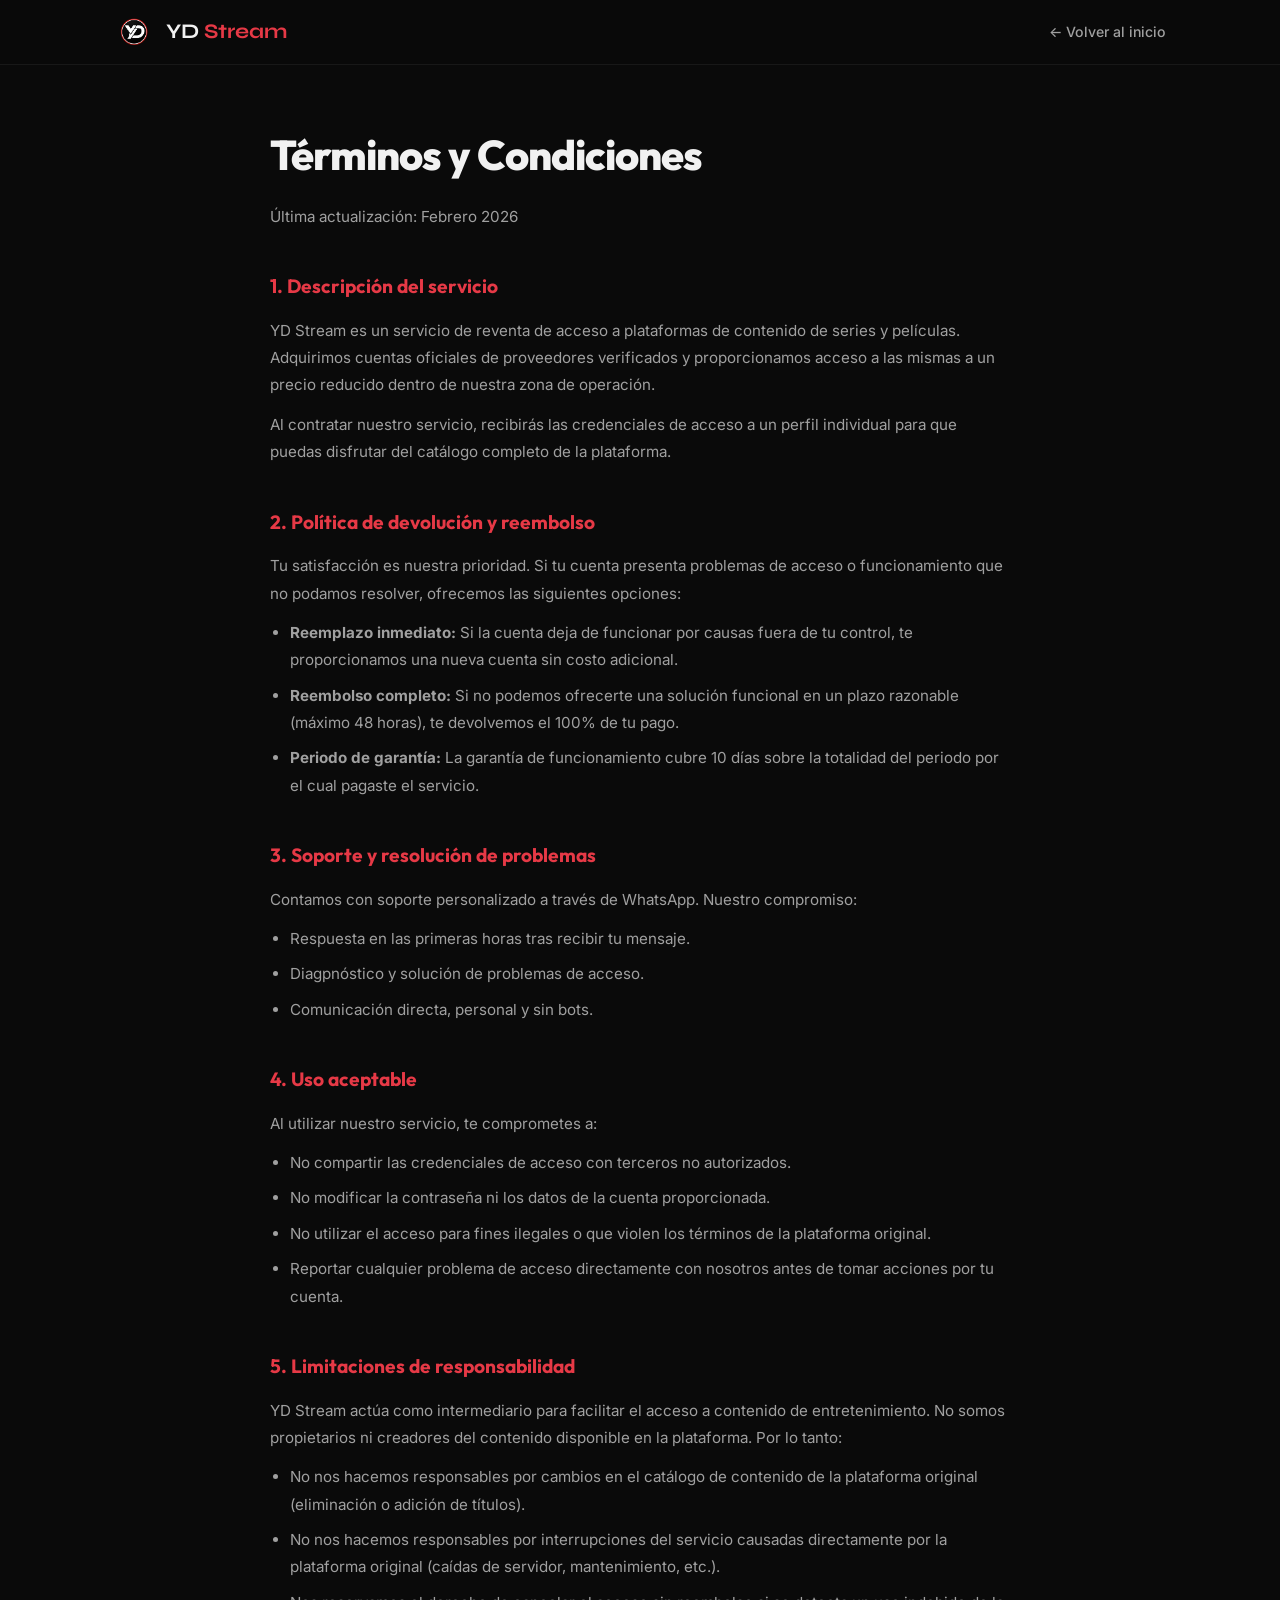
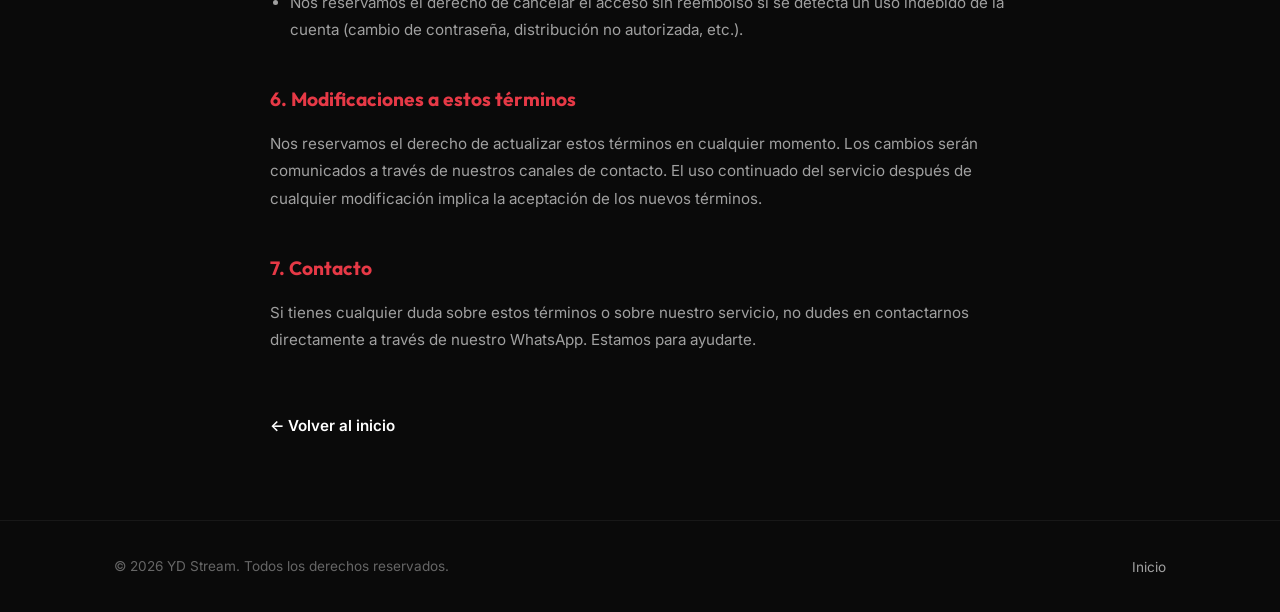
<file: html/terms.html>
<!DOCTYPE html>
<html lang="es">

<head>
    <meta charset="UTF-8" />
    <meta name="viewport" content="width=device-width, initial-scale=1.0" />
    <title>Términos y Condiciones — YD Stream</title>
    <meta name="description"
        content="Términos y condiciones del servicio YD Stream. Conoce nuestras políticas de devolución, soporte y uso." />
    <link rel="icon" href="../assets/logo.png" type="image/png" />
    <link rel="stylesheet" href="../css/styles.css" />
</head>

<body>

    <!-- ===== HEADER ===== -->
    <header class="header scrolled">
        <div class="container">
            <a href="../index.html" class="logo">
                <img src="../assets/logo.png" alt="YD Stream Logo" />
                <span class="logo-text">YD <span>Stream</span></span>
            </a>
            <nav class="nav-links">
                <a href="../index.html">← Volver al inicio</a>
            </nav>
        </div>
    </header>

    <!-- ===== TERMS ===== -->
    <main class="terms-page">
        <div class="container">
            <div class="terms-content">
                <h1>Términos y Condiciones</h1>
                <p class="terms-updated">Última actualización: Febrero 2026</p>

                <h2>1. Descripción del servicio</h2>
                <p>
                    YD Stream es un servicio de reventa de acceso a plataformas de contenido de series y películas.
                    Adquirimos cuentas oficiales de proveedores verificados y proporcionamos acceso a las mismas
                    a un precio reducido dentro de nuestra zona de operación.
                </p>
                <p>
                    Al contratar nuestro servicio, recibirás las credenciales de acceso a un perfil
                    individual para que puedas disfrutar del catálogo completo
                    de la plataforma.
                </p>

                <h2>2. Política de devolución y reembolso</h2>
                <p>
                    Tu satisfacción es nuestra prioridad. Si tu cuenta presenta problemas de acceso o funcionamiento
                    que no podamos resolver, ofrecemos las siguientes opciones:
                </p>
                <ul>
                    <li>
                        <strong>Reemplazo inmediato:</strong> Si la cuenta deja de funcionar por causas fuera de tu
                        control,
                        te proporcionamos una nueva cuenta sin costo adicional.
                    </li>
                    <li>
                        <strong>Reembolso completo:</strong> Si no podemos ofrecerte una solución funcional en un plazo
                        razonable (máximo 48 horas), te devolvemos el 100% de tu pago.
                    </li>
                    <li>
                        <strong>Periodo de garantía:</strong> La garantía de funcionamiento cubre 10 días sobre la
                        totalidad del
                        periodo
                        por el cual pagaste el servicio.
                    </li>
                </ul>

                <h2>3. Soporte y resolución de problemas</h2>
                <p>
                    Contamos con soporte personalizado a través de WhatsApp. Nuestro compromiso:
                </p>
                <ul>
                    <li>Respuesta en las primeras horas tras recibir tu mensaje.</li>
                    <li>Diagpnóstico y solución de problemas de acceso.</li>
                    <!-- <li>Asistencia para configurar la plataforma en tu dispositivo si lo necesitas.</li> -->
                    <li>Comunicación directa, personal y sin bots.</li>
                </ul>

                <h2>4. Uso aceptable</h2>
                <p>
                    Al utilizar nuestro servicio, te comprometes a:
                </p>
                <ul>
                    <li>No compartir las credenciales de acceso con terceros no autorizados.</li>
                    <li>No modificar la contraseña ni los datos de la cuenta proporcionada.</li>
                    <li>No utilizar el acceso para fines ilegales o que violen los términos de la plataforma original.
                    </li>
                    <li>Reportar cualquier problema de acceso directamente con nosotros antes de tomar acciones por tu
                        cuenta.</li>
                </ul>

                <h2>5. Limitaciones de responsabilidad</h2>
                <p>
                    YD Stream actúa como intermediario para facilitar el acceso a contenido de entretenimiento.
                    No somos propietarios ni creadores del contenido disponible en la plataforma. Por lo tanto:
                </p>
                <ul>
                    <li>
                        No nos hacemos responsables por cambios en el catálogo de contenido de la plataforma original
                        (eliminación o adición de títulos).
                    </li>
                    <li>
                        No nos hacemos responsables por interrupciones del servicio causadas directamente por la
                        plataforma original (caídas de servidor, mantenimiento, etc.).
                    </li>
                    <li>
                        Nos reservamos el derecho de cancelar el acceso sin reembolso si se detecta un uso indebido
                        de la cuenta (cambio de contraseña, distribución no autorizada, etc.).
                    </li>
                </ul>

                <h2>6. Modificaciones a estos términos</h2>
                <p>
                    Nos reservamos el derecho de actualizar estos términos en cualquier momento. Los cambios
                    serán comunicados a través de nuestros canales de contacto. El uso continuado del servicio
                    después de cualquier modificación implica la aceptación de los nuevos términos.
                </p>

                <h2>7. Contacto</h2>
                <p>
                    Si tienes cualquier duda sobre estos términos o sobre nuestro servicio, no dudes en
                    contactarnos directamente a través de nuestro WhatsApp. Estamos para ayudarte.
                </p>

                <a href="../index.html" class="terms-back">
                    ← Volver al inicio
                </a>
            </div>
        </div>
    </main>

    <!-- ===== FOOTER ===== -->
    <footer class="footer">
        <div class="container">
            <span class="footer-left">© 2026 YD Stream. Todos los derechos reservados.</span>
            <div class="footer-right">
                <a href="../index.html">Inicio</a>
            </div>
        </div>
    </footer>

</body>

</html>
</file>
<file: css/styles.css>
/* ============================================
   YD Stream — Global Styles
   Tema: Negro & Rojo | Fuentes: Syne + Inter
   ============================================ */

@import url('https://fonts.googleapis.com/css2?family=Syne:wght@400;500;600;700;800&family=Inter:wght@300;400;500;600;700&family=Outfit:wght@400;500;600;700&display=swap');

/* --- Reset & Base --- */
*,
*::before,
*::after {
  margin: 0;
  padding: 0;
  box-sizing: border-box;
}

:root {
  --bg-primary: #0a0a0a;
  --bg-secondary: #111111;
  --bg-card: #141414;
  --bg-card-hover: #1a1a1a;
  --red-primary: #e63946;
  --red-dark: #c1121f;
  --red-glow: rgba(230, 57, 70, 0.25);
  --red-subtle: rgba(230, 57, 70, 0.08);
  --text-primary: #f1f1f1;
  --text-secondary: #a0a0a0;
  --text-muted: #666;
  --border-color: rgba(255, 255, 255, 0.06);
  --border-light: rgba(255, 255, 255, 0.1);
  --gradient-hero: linear-gradient(160deg, #0a0a0a 0%, #1a0a0d 40%, #0f0f0f 100%);
  --gradient-red: linear-gradient(135deg, #e63946, #c1121f);
  --gradient-card: linear-gradient(145deg, rgba(230, 57, 70, 0.06), rgba(10, 10, 10, 0));
  --shadow-red: 0 4px 30px rgba(230, 57, 70, 0.15);
  --shadow-card: 0 4px 24px rgba(0, 0, 0, 0.4);
  --radius-sm: 8px;
  --radius-md: 14px;
  --radius-lg: 20px;
  --radius-xl: 28px;
  --font-display: 'Syne', sans-serif;
  --font-heading: 'Outfit', sans-serif;
  --font-body: 'Inter', sans-serif;
  --transition: 0.3s cubic-bezier(0.4, 0, 0.2, 1);
}

html {
  scroll-behavior: smooth;
  font-size: 16px;
}

body {
  font-family: var(--font-body);
  background-color: var(--bg-primary);
  color: var(--text-primary);
  line-height: 1.7;
  overflow-x: hidden;
  -webkit-font-smoothing: antialiased;
}

a {
  text-decoration: none;
  color: inherit;
}

img {
  max-width: 100%;
  display: block;
}

ul {
  list-style: none;
}

/* --- Utilities --- */
.container {
  max-width: 1100px;
  margin: 0 auto;
  padding: 0 24px;
}

.section {
  padding: 100px 0;
}

.section-label {
  font-family: var(--font-heading);
  font-size: 0.78rem;
  font-weight: 600;
  letter-spacing: 3px;
  text-transform: uppercase;
  color: var(--red-primary);
  margin-bottom: 12px;
  display: block;
}

.section-title {
  font-family: var(--font-display);
  font-size: clamp(1.8rem, 4.5vw, 2.6rem);
  font-weight: 700;
  line-height: 1.2;
  margin-bottom: 14px;
  letter-spacing: -0.5px;
}

.section-subtitle {
  font-size: 1rem;
  color: var(--text-secondary);
  max-width: 520px;
  line-height: 1.75;
}

.text-center {
  text-align: center;
}

.mx-auto {
  margin-left: auto;
  margin-right: auto;
}

/* --- Animated bg blobs --- */
.bg-glow {
  position: absolute;
  width: 500px;
  height: 500px;
  border-radius: 50%;
  filter: blur(140px);
  opacity: 0.3;
  pointer-events: none;
  z-index: 0;
}

.bg-glow--red {
  background: var(--red-primary);
}

.bg-glow--dark {
  background: #2a0a0f;
}

/* =====================
   HEADER / NAV
   ===================== */
.header {
  position: fixed;
  top: 0;
  left: 0;
  right: 0;
  z-index: 1000;
  padding: 16px 0;
  transition: var(--transition);
  background: transparent;
}

.header.scrolled {
  background: rgba(10, 10, 10, 0.85);
  backdrop-filter: blur(20px);
  -webkit-backdrop-filter: blur(20px);
  border-bottom: 1px solid var(--border-color);
  padding: 12px 0;
}

.header .container {
  display: flex;
  align-items: center;
  justify-content: space-between;
}

.logo {
  display: flex;
  align-items: center;
  gap: 12px;
}

.logo img {
  height: 40px;
  width: auto;
}

.logo-text {
  font-family: var(--font-display);
  font-size: 1.3rem;
  font-weight: 700;
  color: var(--text-primary);
}

.logo-text span {
  color: var(--red-primary);
}

.nav-links {
  display: flex;
  align-items: center;
  gap: 36px;
}

.nav-links a {
  font-family: var(--font-body);
  font-size: 0.88rem;
  font-weight: 500;
  color: var(--text-secondary);
  transition: var(--transition);
  position: relative;
}

.nav-links a::after {
  content: '';
  position: absolute;
  bottom: -4px;
  left: 0;
  width: 0;
  height: 2px;
  background: var(--gradient-red);
  border-radius: 2px;
  transition: var(--transition);
}

.nav-links a:hover {
  color: var(--text-primary);
}

.nav-links a:hover::after {
  width: 100%;
}

/* Hamburger */
.hamburger {
  display: none;
  flex-direction: column;
  gap: 5px;
  cursor: pointer;
  padding: 4px;
  z-index: 1001;
}

.hamburger span {
  display: block;
  width: 24px;
  height: 2px;
  background: var(--text-primary);
  border-radius: 2px;
  transition: var(--transition);
}

.hamburger.active span:nth-child(1) {
  transform: rotate(45deg) translate(5px, 5px);
}

.hamburger.active span:nth-child(2) {
  opacity: 0;
}

.hamburger.active span:nth-child(3) {
  transform: rotate(-45deg) translate(5px, -5px);
}

/* Mobile Nav */
.mobile-nav {
  display: none;
  position: fixed;
  top: 0;
  left: 0;
  right: 0;
  bottom: 0;
  background: rgba(10, 10, 10, 0.97);
  backdrop-filter: blur(24px);
  z-index: 999;
  flex-direction: column;
  align-items: center;
  justify-content: center;
  gap: 32px;
}

.mobile-nav.active {
  display: flex;
}

.mobile-nav a {
  font-family: var(--font-display);
  font-size: 1.5rem;
  font-weight: 600;
  color: var(--text-primary);
  transition: var(--transition);
}

.mobile-nav a:hover {
  color: var(--red-primary);
}

/* =====================
   HERO
   ===================== */
.hero {
  position: relative;
  min-height: 100vh;
  display: flex;
  align-items: center;
  background: var(--gradient-hero);
  overflow: hidden;
}

.hero .bg-glow {
  top: -100px;
  right: -150px;
  opacity: 0.12;
}

.hero .hero-glow-2 {
  bottom: -200px;
  left: -200px;
  width: 400px;
  height: 400px;
  opacity: 0.08;
}

.hero-content {
  position: relative;
  z-index: 1;
  max-width: 700px;
}

.hero-badge {
  display: inline-flex;
  align-items: center;
  gap: 8px;
  padding: 8px 18px;
  background: var(--red-subtle);
  border: 1px solid rgba(230, 57, 70, 0.15);
  border-radius: 100px;
  font-size: 0.76rem;
  font-weight: 600;
  color: var(--red-primary);
  margin-bottom: 32px;
  letter-spacing: 0.5px;
}

.hero-badge .dot {
  width: 6px;
  height: 6px;
  background: var(--red-primary);
  border-radius: 50%;
  animation: pulse 2s infinite;
}

@keyframes pulse {

  0%,
  100% {
    opacity: 1;
    transform: scale(1);
  }

  50% {
    opacity: 0.5;
    transform: scale(1.3);
  }
}

.hero-title {
  font-family: var(--font-heading);
  font-size: clamp(2rem, 5vw, 3.2rem);
  font-weight: 700;
  line-height: 1.15;
  margin-bottom: 22px;
  letter-spacing: -0.5px;
}

.hero-title .highlight {
  background: var(--gradient-red);
  -webkit-background-clip: text;
  -webkit-text-fill-color: transparent;
  background-clip: text;
}

.hero-description {
  font-size: 1.05rem;
  color: var(--text-secondary);
  line-height: 1.75;
  margin-bottom: 40px;
  max-width: 480px;
}

.hero-actions {
  display: flex;
  gap: 16px;
  flex-wrap: wrap;
}

/* --- Hero Grid Layout --- */
.hero-grid {
  display: grid;
  grid-template-columns: 1fr 1fr;
  gap: 40px;
  align-items: center;
}

/* --- Collage --- */
.hero-collage {
  position: relative;
  width: 100%;
  height: 420px;
  z-index: 1;
}

.collage-card {
  position: absolute;
  border-radius: 10px;
  overflow: hidden;
  box-shadow: 0 10px 36px rgba(0, 0, 0, 0.55);
  border: 2px solid rgba(255, 255, 255, 0.07);
}

.collage-card img {
  width: 100%;
  height: 100%;
  object-fit: cover;
  display: block;
}

/* Poster 1 — far left */
.collage-card--1 {
  width: 140px;
  height: 205px;
  top: 50px;
  left: 0;
  transform: rotate(-7deg);
  z-index: 1;
}

/* Poster 2 — upper-center-left, overlapping 1 */
.collage-card--2 {
  width: 145px;
  height: 212px;
  top: 10px;
  left: 105px;
  transform: rotate(4deg);
  z-index: 3;
}

/* Poster 3 — center, biggest, front */
.collage-card--3 {
  width: 155px;
  height: 230px;
  top: 60px;
  left: 50%;
  transform: translateX(-50%) rotate(-2deg);
  z-index: 5;
}

/* Poster 4 — lower-center-right */
.collage-card--4 {
  width: 140px;
  height: 205px;
  bottom: 15px;
  right: 90px;
  transform: rotate(5deg);
  z-index: 2;
}

/* Poster 5 — far right */
.collage-card--5 {
  width: 145px;
  height: 210px;
  top: 30px;
  right: 0;
  transform: rotate(-4deg);
  z-index: 4;
}

/* --- Buttons --- */
.btn {
  display: inline-flex;
  align-items: center;
  gap: 10px;
  padding: 14px 32px;
  border-radius: var(--radius-md);
  font-family: var(--font-heading);
  font-size: 0.92rem;
  font-weight: 600;
  border: none;
  cursor: pointer;
  transition: var(--transition);
  white-space: nowrap;
}

.btn-primary {
  background: var(--gradient-red);
  color: #fff;
  box-shadow: var(--shadow-red);
}

.btn-primary:hover {
  transform: translateY(-2px);
  box-shadow: 0 8px 40px rgba(230, 57, 70, 0.3);
}

.btn-secondary {
  background: transparent;
  color: var(--text-primary);
  border: 1px solid var(--border-light);
}

.btn-secondary:hover {
  background: rgba(255, 255, 255, 0.04);
  border-color: var(--red-primary);
  color: var(--red-primary);
  transform: translateY(-2px);
}

/* =====================
   LOGOS CAROUSEL
   ===================== */
.logos-ticker {
  padding: 15px 0;
  background: var(--bg-primary);
  overflow: hidden;
  position: relative;
  z-index: 2;
  border-bottom: 1px solid var(--border-color);
  opacity: 0.9;
}

.logos-ticker-track {
  display: flex;
  width: max-content;
  animation: scroll-right 40s linear infinite;
}

.logo-item {
  width: 150px;
  height: 40px;
  display: flex;
  align-items: center;
  justify-content: center;
  flex-shrink: 0;
}

.logo-item img {
  max-width: 90px;
  max-height: 22px;
  width: auto;
  height: auto;
  object-fit: contain;
  opacity: 0.6;
  filter: brightness(0) invert(1);
  -webkit-filter: brightness(0) invert(1);
  transition: var(--transition);
}

.logo-item:hover img {
  opacity: 1;
  transform: scale(1.05);
}

@keyframes scroll-right {
  0% {
    transform: translateX(-50%);
  }

  100% {
    transform: translateX(0);
  }
}

@media (max-width: 768px) {
  .logos-ticker {
    padding: 15px 0;
  }

  .logo-item {
    width: 110px;
    height: 30px;
  }

  .logo-item img {
    max-width: 70px;
    max-height: 18px;
  }
}

/* =====================
   SERVICE — Steps Flow
   ===================== */
.service {
  position: relative;
  background: var(--bg-secondary);
  border-top: 1px solid var(--border-color);
  border-bottom: 1px solid var(--border-color);
}

.steps-flow {
  display: grid;
  grid-template-columns: repeat(2, 1fr);
  gap: 24px;
  margin-top: 48px;
  max-width: 900px;
  margin-left: auto;
  margin-right: auto;
}

.step-item {
  display: flex;
  align-items: flex-start;
  gap: 20px;
  padding: 28px 24px;
  background: var(--bg-card);
  border: 1px solid var(--border-color);
  border-radius: var(--radius-lg);
  transition: var(--transition);
}

.step-item:hover {
  border-color: rgba(230, 57, 70, 0.12);
  background: var(--bg-card-hover);
}

.step-number {
  flex-shrink: 0;
  width: 48px;
  height: 48px;
  background: var(--gradient-red);
  border-radius: var(--radius-sm);
  display: flex;
  align-items: center;
  justify-content: center;
  font-family: var(--font-heading);
  font-size: 1.1rem;
  font-weight: 800;
  color: #fff;
  letter-spacing: -0.5px;
}

.step-body h3 {
  font-family: var(--font-heading);
  font-size: 1.02rem;
  font-weight: 700;
  margin-bottom: 6px;
}

.step-body p {
  font-size: 0.88rem;
  color: var(--text-secondary);
  line-height: 1.7;
}

/* =====================
   PLAN TICKET
   ===================== */
.plan-ticket {
  display: flex;
  max-width: 850px;
  margin: 80px auto 0;
  background: var(--bg-card);
  border-radius: 16px;
  box-shadow: 0 16px 40px rgba(0, 0, 0, 0.4);
  overflow: hidden;
  position: relative;
}

/* --- Ticket Stub (Left) --- */
.ticket-stub {
  flex: 0 0 240px;
  background: #1a1a1a;
  padding: 32px 24px;
  display: flex;
  flex-direction: column;
  justify-content: center;
  align-items: center;
  text-align: center;
  position: relative;
  border-right: 2px dashed rgba(255, 255, 255, 0.1);
  z-index: 2;
}

/* Semi-circle cutouts for persecution effect */
.ticket-stub::before,
.ticket-stub::after {
  content: '';
  position: absolute;
  right: -10px;
  width: 20px;
  height: 20px;
  background: var(--bg-primary);
  /* Matches body bg */
  border-radius: 50%;
  z-index: 3;
}

.ticket-stub::before {
  top: -10px;
}

.ticket-stub::after {
  bottom: -10px;
}

.stub-header {
  margin-bottom: 24px;
}

.stub-header .brand {
  display: block;
  font-family: var(--font-heading);
  font-weight: 800;
  letter-spacing: 2px;
  font-size: 0.9rem;
  color: #555;
  margin-bottom: 4px;
}

.stub-header .admit-one {
  display: block;
  font-family: var(--font-heading);
  font-weight: 700;
  color: var(--red-primary);
  font-size: 1.1rem;
}

.stub-price {
  font-family: var(--font-heading);
  font-size: 4rem;
  font-weight: 800;
  color: #fff;
  line-height: 1;
  letter-spacing: -2px;
  margin-bottom: 6px;
}

.stub-price .currency {
  font-size: 1.8rem;
  vertical-align: top;
  margin-right: 4px;
  color: var(--red-primary);
}

.price-secondary {
  font-size: 1.5rem;
  color: var(--text-secondary);
  font-weight: 600;
  vertical-align: middle;
  margin-left: 8px;
  letter-spacing: -0.5px;
}

.stub-note {
  font-size: 0.85rem;
  color: var(--text-secondary);
  margin-bottom: 24px;
}

.stub-promo {
  background: rgba(230, 57, 70, 0.1);
  border: 1px solid rgba(230, 57, 70, 0.2);
  padding: 8px 16px;
  border-radius: 8px;
  display: flex;
  flex-direction: column;
  gap: 2px;
}

.stub-promo span {
  font-size: 0.7rem;
  font-weight: 700;
  color: var(--red-primary);
  letter-spacing: 0.5px;
}

.stub-promo strong {
  font-size: 1.4rem;
  color: #fff;
  font-weight: 800;
}

/* --- Ticket Body (Right) --- */
.ticket-body {
  flex: 1;
  padding: 40px;
  background: radial-gradient(circle at top right, #1a1a1a, #111);
  display: flex;
  flex-direction: column;
  justify-content: space-between;
  position: relative;
}

.ticket-row {
  display: grid;
  grid-template-columns: repeat(3, 1fr);
  gap: 24px;
}

.ticket-row:last-of-type {
  grid-template-columns: repeat(2, 1fr);
}

.ticket-item {
  display: flex;
  flex-direction: column;
  gap: 8px;
}

.ticket-item .label {
  display: flex;
  align-items: center;
  gap: 6px;
  font-size: 0.75rem;
  font-weight: 700;
  letter-spacing: 1px;
  color: #666;
  text-transform: uppercase;
}

.ticket-item .label svg {
  color: var(--red-primary);
  opacity: 0.8;
}

.ticket-item .value {
  font-family: var(--font-heading);
  font-size: 1.1rem;
  font-weight: 600;
  color: #fff;
}

.ticket-divider {
  height: 1px;
  background: rgba(255, 255, 255, 0.08);
  margin: 32px 0;
}

/* Simulated Barcode */
.ticket-barcode {
  display: flex;
  gap: 4px;
  height: 32px;
  opacity: 0.4;
  margin-top: auto;
  /* Push to bottom if space allows */
  padding-top: 32px;
  justify-content: flex-end;
}

.ticket-barcode span {
  background: #fff;
  width: 2px;
}

.ticket-barcode span:nth-child(2n) {
  width: 4px;
}

.ticket-barcode span:nth-child(3n) {
  width: 1px;
}

.ticket-barcode span:nth-child(4n) {
  width: 6px;
}

/* Responsive Ticket */
@media (max-width: 768px) {
  .plan-ticket {
    margin-top: 60px;
    /* Reduced top margin on mobile */
    flex-direction: column;
    max-width: 360px;
    /* Slimit width */
    background: linear-gradient(145deg, #1a1a1a, #0a0a0a);
    border: 1px solid rgba(255, 255, 255, 0.08);
  }

  .ticket-stub {
    flex: auto;
    border-right: none;
    border-bottom: 1px solid rgba(255, 255, 255, 0.08);
    padding: 20px;
    background: none;
  }

  /* Hide cutouts on mobile */
  .ticket-stub::before,
  .ticket-stub::after {
    display: none;
  }

  .stub-price {
    font-size: 3.2rem;
    /* Smaller price */
  }

  .ticket-body {
    padding: 20px;
    background: none;
  }

  /* Compact Flex Layout for details */
  .ticket-row {
    display: flex;
    flex-wrap: wrap;
    gap: 16px;
  }

  .ticket-row:last-of-type {
    display: flex;
    flex-wrap: wrap;
    gap: 16px;
    margin-top: 0;
    /* Reset */
  }

  .ticket-item {
    flex: 1 1 45%;
    /* 2 columns */
    min-width: 130px;
  }

  /* Specific adjustment if needed for longer texts */
  .ticket-item .value {
    font-size: 0.95rem;
    /* Slightly smaller text */
  }

  .ticket-divider {
    margin: 16px 0;
  }

  .ticket-barcode {
    display: none;
    /* Hide barcode on mobile */
  }

  .hide-mobile {
    display: none;
  }
}

.guarantees-grid {
  display: grid;
  grid-template-columns: repeat(3, 1fr);
  gap: 24px;
  margin-top: 48px;
}

.guarantee-card {
  padding: 36px 28px;
  background: var(--bg-card);
  border: 1px solid var(--border-color);
  border-radius: var(--radius-lg);
  transition: var(--transition);
  position: relative;
  overflow: hidden;
}

.guarantee-card::before {
  content: '';
  position: absolute;
  top: 0;
  left: 0;
  right: 0;
  bottom: 0;
  background: var(--gradient-card);
  opacity: 0;
  transition: var(--transition);
}

.guarantee-card:hover {
  border-color: rgba(230, 57, 70, 0.2);
  transform: translateY(-4px);
  box-shadow: var(--shadow-card);
}

.guarantee-card:hover::before {
  opacity: 1;
}

.guarantee-card>* {
  position: relative;
  z-index: 1;
}

.guarantee-icon {
  width: 52px;
  height: 52px;
  background: var(--red-subtle);
  border: 1px solid rgba(230, 57, 70, 0.1);
  border-radius: var(--radius-md);
  display: flex;
  align-items: center;
  justify-content: center;
  margin-bottom: 20px;
  color: var(--red-primary);
}

.guarantee-card h3 {
  font-family: var(--font-heading);
  font-size: 1.1rem;
  font-weight: 700;
  margin-bottom: 10px;
}

.guarantee-card p {
  font-size: 0.88rem;
  color: var(--text-secondary);
  line-height: 1.7;
}

/* =====================
   CONTACT — Compact Strip
   ===================== */
.contact {
  position: relative;
  padding: 60px 0;
}

.contact-strip {
  display: flex;
  align-items: center;
  justify-content: space-between;
  gap: 32px;
  background: var(--bg-secondary);
  border: 1px solid var(--border-color);
  border-radius: var(--radius-lg);
  padding: 36px 40px;
  position: relative;
  overflow: hidden;
}

.contact-strip::before {
  content: '';
  position: absolute;
  top: 0;
  left: 0;
  bottom: 0;
  width: 3px;
  background: var(--gradient-red);
}

.contact-text h3 {
  font-family: var(--font-display);
  font-size: 1.4rem;
  font-weight: 700;
  margin-bottom: 4px;
}

.contact-text p {
  font-size: 0.92rem;
  color: var(--text-secondary);
}

.btn-whatsapp {
  background: #25D366;
  color: #fff;
  box-shadow: 0 4px 20px rgba(37, 211, 102, 0.2);
  flex-shrink: 0;
}

.btn-whatsapp:hover {
  transform: translateY(-2px);
  box-shadow: 0 8px 30px rgba(37, 211, 102, 0.3);
}

.whatsapp-icon {
  width: 20px;
  height: 20px;
}

/* =====================
   FOOTER
   ===================== */
.footer {
  padding: 32px 0;
  border-top: 1px solid var(--border-color);
  background: var(--bg-primary);
}

.footer .container {
  display: flex;
  align-items: center;
  justify-content: space-between;
  flex-wrap: wrap;
  gap: 16px;
}

.footer-left {
  font-size: 0.85rem;
  color: var(--text-muted);
}

.footer-right a {
  font-size: 0.85rem;
  color: var(--text-secondary);
  transition: var(--transition);
}

.footer-right a:hover {
  color: var(--red-primary);
}

/* =====================
   SCROLL ANIMATIONS
   ===================== */
.reveal {
  opacity: 0;
  transform: translateY(30px);
  transition: opacity 0.7s ease, transform 0.7s ease;
}

.reveal.visible {
  opacity: 1;
  transform: translateY(0);
}

/* =====================
   RESPONSIVE
   ===================== */
@media (max-width: 900px) {
  .hero-grid {
    grid-template-columns: 1fr;
  }

  .hero-collage {
    display: none;
  }

  .steps-flow {
    grid-template-columns: 1fr 1fr;
  }

  .guarantees-grid {
    grid-template-columns: 1fr;
    max-width: 420px;
    margin-left: auto;
    margin-right: auto;
  }
}

@media (max-width: 768px) {
  .nav-links {
    display: none;
  }

  .hamburger {
    display: flex;
  }

  .section {
    padding: 72px 0;
  }

  .hero {
    min-height: auto;
    padding: 140px 0 80px;
  }

  .hero-title {
    font-size: clamp(2.2rem, 9vw, 3rem);
    letter-spacing: -1px;
  }

  .steps-flow {
    grid-template-columns: 1fr;
  }

  .contact {
    padding: 48px 0;
  }

  .contact-strip {
    flex-direction: column;
    text-align: center;
    padding: 32px 24px;
    gap: 20px;
  }

  .contact-strip::before {
    top: 0;
    left: 0;
    right: 0;
    bottom: auto;
    width: auto;
    height: 3px;
  }

  .footer .container {
    flex-direction: column;
    text-align: center;
  }
}

/* =====================
   TERMS PAGE
   ===================== */
.terms-page {
  padding-top: 120px;
  padding-bottom: 80px;
  min-height: 100vh;
}

.terms-content {
  max-width: 740px;
  margin: 0 auto;
}

.terms-content h1 {
  font-family: var(--font-heading);
  font-size: clamp(2rem, 5vw, 2.6rem);
  font-weight: 800;
  margin-bottom: 12px;
  letter-spacing: -1px;
}

.terms-updated {
  font-size: 0.85rem;
  color: var(--text-muted);
  margin-bottom: 48px;
}

.terms-content h2 {
  font-family: var(--font-heading);
  font-size: 1.2rem;
  font-weight: 700;
  margin-top: 40px;
  margin-bottom: 14px;
  color: var(--red-primary);
}

.terms-content p,
.terms-content li {
  font-size: 0.95rem;
  color: var(--text-secondary);
  line-height: 1.8;
  margin-bottom: 12px;
}

.terms-content ul {
  padding-left: 20px;
  list-style: disc;
}

.terms-content ul li {
  margin-bottom: 8px;
}

.terms-back {
  display: inline-flex;
  align-items: center;
  gap: 8px;
  margin-top: 48px;
  color: white;
  font-weight: 600;
  font-size: 0.95rem;
  transition: var(--transition);
}

.terms-back:hover {
  gap: 12px;
}

/* =====================
   SECURITY WARNING
   ===================== */
.security-warning {
  max-width: 750px;
  margin: 40px auto 0;
  padding: 24px;
  background: rgba(230, 57, 70, 0.08);
  border: 1px solid rgba(230, 57, 70, 0.2);
  border-radius: var(--radius-md);
  display: flex;
  gap: 20px;
  align-items: flex-start;
}

.warning-icon {
  flex-shrink: 0;
  width: 40px;
  height: 40px;
  background: rgba(230, 57, 70, 0.15);
  border-radius: 50%;
  display: flex;
  align-items: center;
  justify-content: center;
  color: var(--red-primary);
}

.warning-content h4 {
  font-family: var(--font-heading);
  font-size: 1.1rem;
  font-weight: 700;
  color: var(--red-primary);
  margin-bottom: 8px;
  display: flex;
  align-items: center;
  gap: 8px;
}

.warning-content p {
  font-size: 0.95rem;
  color: var(--text-secondary);
  line-height: 1.6;
}

@media (max-width: 768px) {
  .security-warning {
    flex-direction: column;
    gap: 16px;
    text-align: center;
    align-items: center;
    max-width: 360px;
    margin-left: auto;
    margin-right: auto;
  }

  .warning-content h4 {
    justify-content: center;
  }
}
</file>
